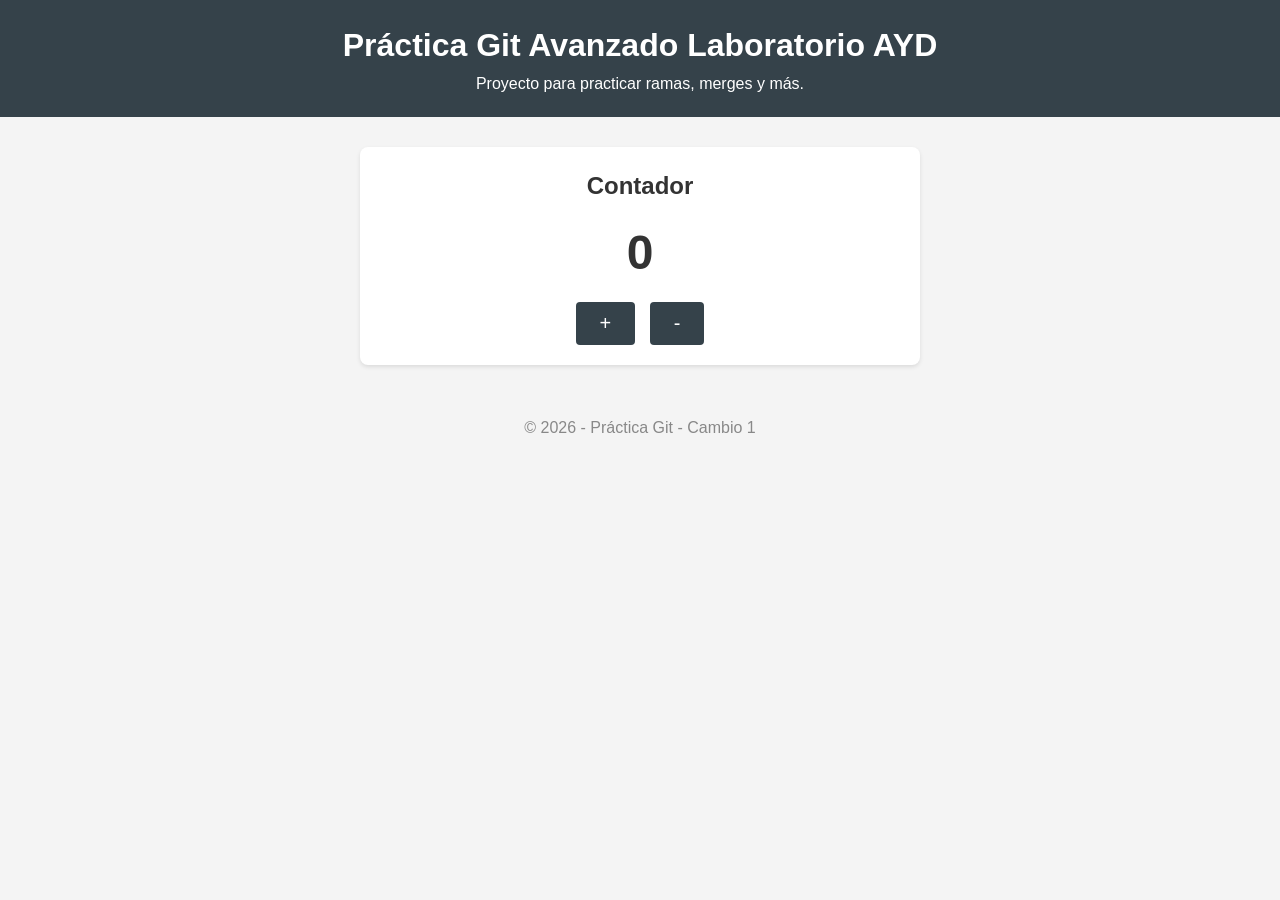
<file: src/index.html>
<!DOCTYPE html>
<html lang="es">

<head>
  <meta charset="UTF-8">
  <meta name="viewport" content="width=device-width, initial-scale=1.0">
  <title>Práctica Git Avanzado</title>
  <link rel="stylesheet" href="css/style.css">
</head>

<body>
  <header>
    <h1>Práctica Git Avanzado Laboratorio AYD</h1>
    <p>Proyecto para practicar ramas, merges y más.</p>
  </header>

  <main>
    <section id="contador">
      <h2>Contador</h2>
      <p id="valor">0</p>
      <button id="btn-incrementar">+</button>
      <button id="btn-decrementar">-</button>
    </section>
  </main>

  <footer>
    <p>&copy; 2026 - Práctica Git - Cambio 1</p>
  </footer>

  <script src="js/app.js"></script>
</body>

</html>
</file>
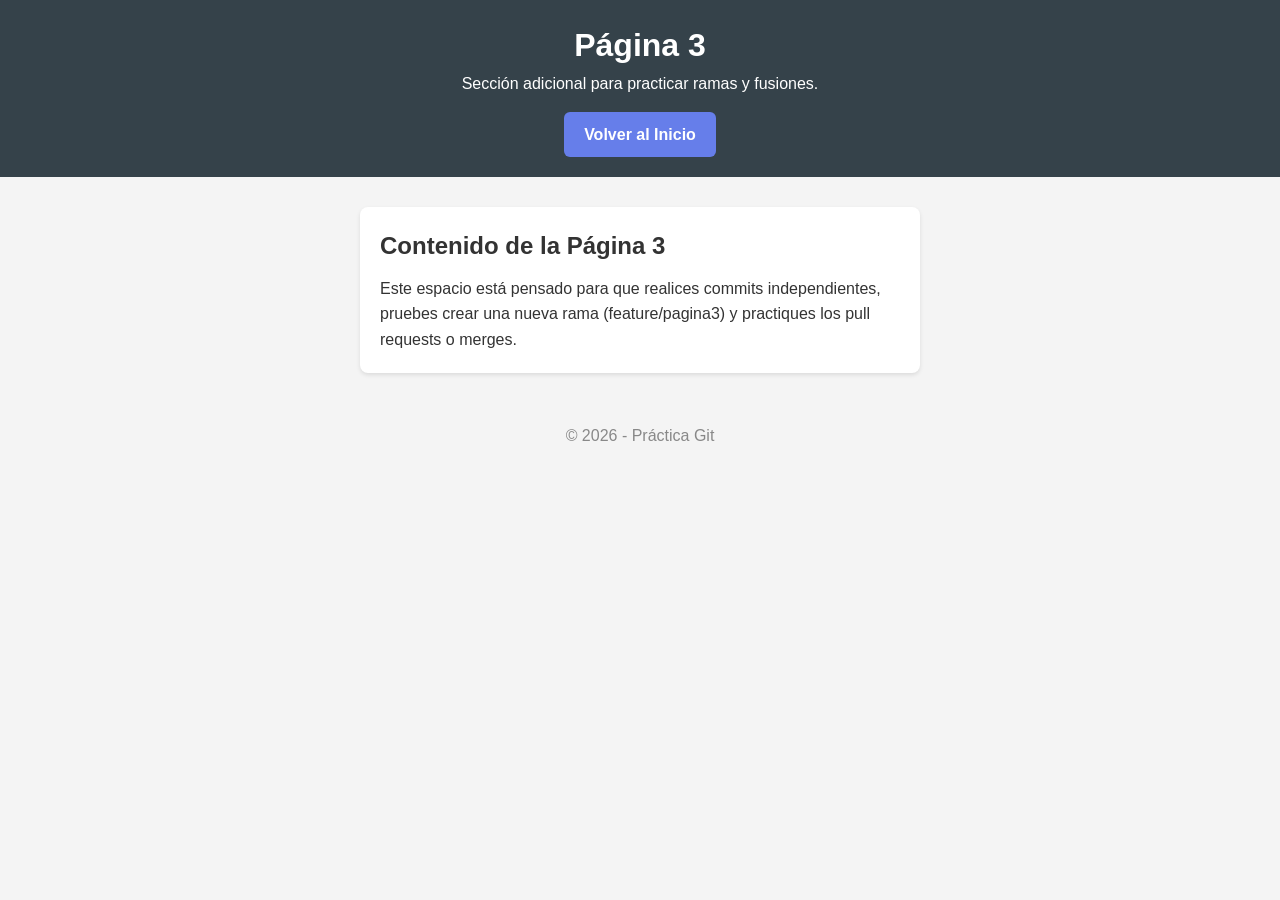
<file: src/index3.html>
<!DOCTYPE html>
<html lang="es">

<head>
  <meta charset="UTF-8">
  <meta name="viewport" content="width=device-width, initial-scale=1.0">
  <title>Página 3 - Práctica Git Avanzado</title>
  <link rel="stylesheet" href="css/style.css">
</head>

<body>
  <header>
    <h1>Página 3</h1>
    <p>Sección adicional para practicar ramas y fusiones.</p>
    <a href="index.html" style="display: inline-block; margin-top: 15px; padding: 10px 20px; background-color: #667eea; color: white; border-radius: 6px; text-decoration: none; font-weight: bold; transition: background-color 0.3s;">Volver al Inicio</a>
  </header>

  <main>
    <section>
      <h2>Contenido de la Página 3</h2>
      <p>Este espacio está pensado para que realices commits independientes, pruebes crear una nueva rama (feature/pagina3) y practiques los pull requests o merges.</p>
    </section>
  </main>

  <footer>
    <p>&copy; 2026 - Práctica Git</p>
  </footer>

</body>

</html>
</file>
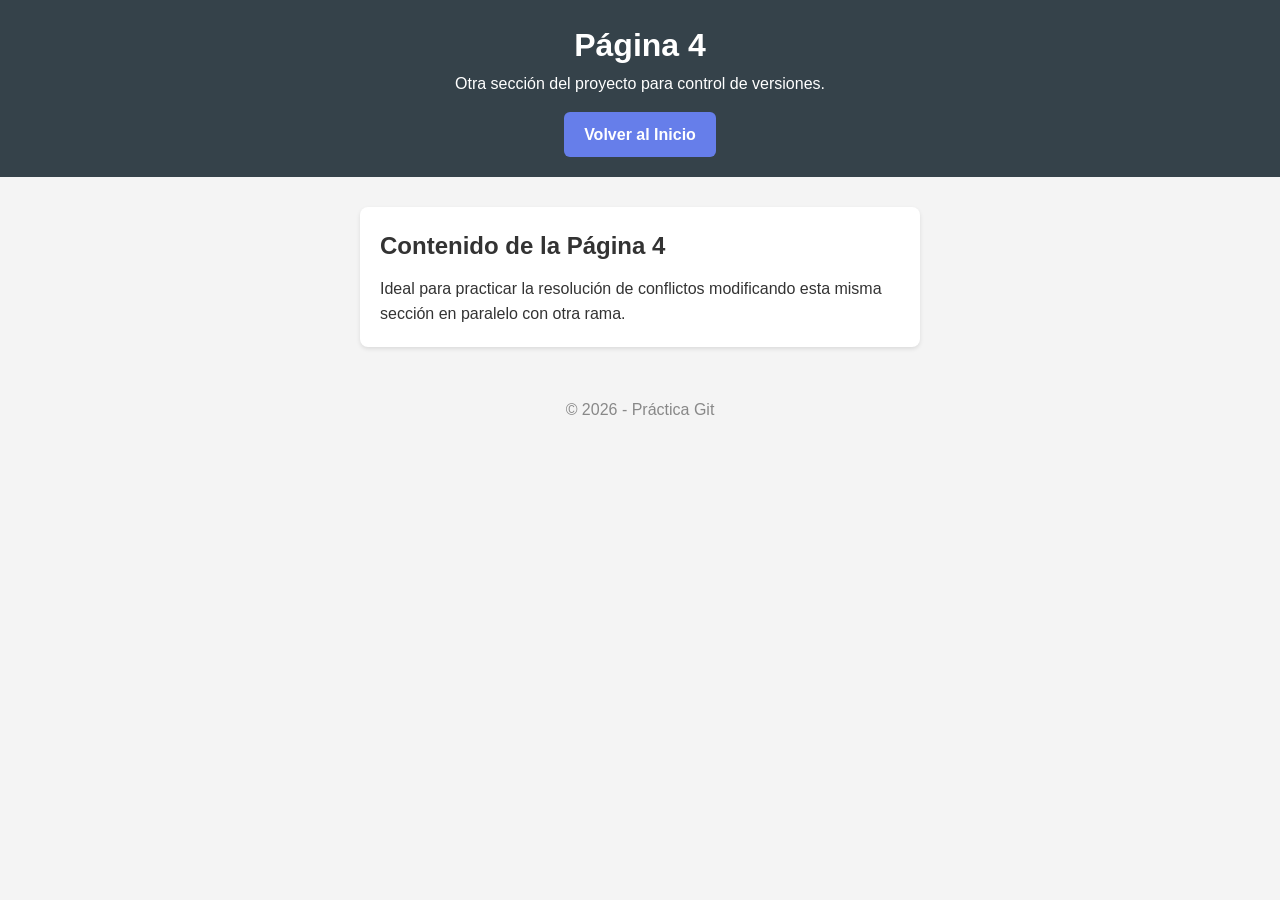
<file: src/index4.html>
<!DOCTYPE html>
<html lang="es">

<head>
  <meta charset="UTF-8">
  <meta name="viewport" content="width=device-width, initial-scale=1.0">
  <title>Página 4 - Práctica Git Avanzado</title>
  <link rel="stylesheet" href="css/style.css">
</head>

<body>
  <header>
    <h1>Página 4</h1>
    <p>Otra sección del proyecto para control de versiones.</p>
    <a href="index.html" style="display: inline-block; margin-top: 15px; padding: 10px 20px; background-color: #667eea; color: white; border-radius: 6px; text-decoration: none; font-weight: bold; transition: background-color 0.3s;">Volver al Inicio</a>
  </header>

  <main>
    <section>
      <h2>Contenido de la Página 4</h2>
      <p>Ideal para practicar la resolución de conflictos modificando esta misma sección en paralelo con otra rama.</p>
    </section>
  </main>

  <footer>
    <p>&copy; 2026 - Práctica Git</p>
  </footer>

</body>

</html>
</file>
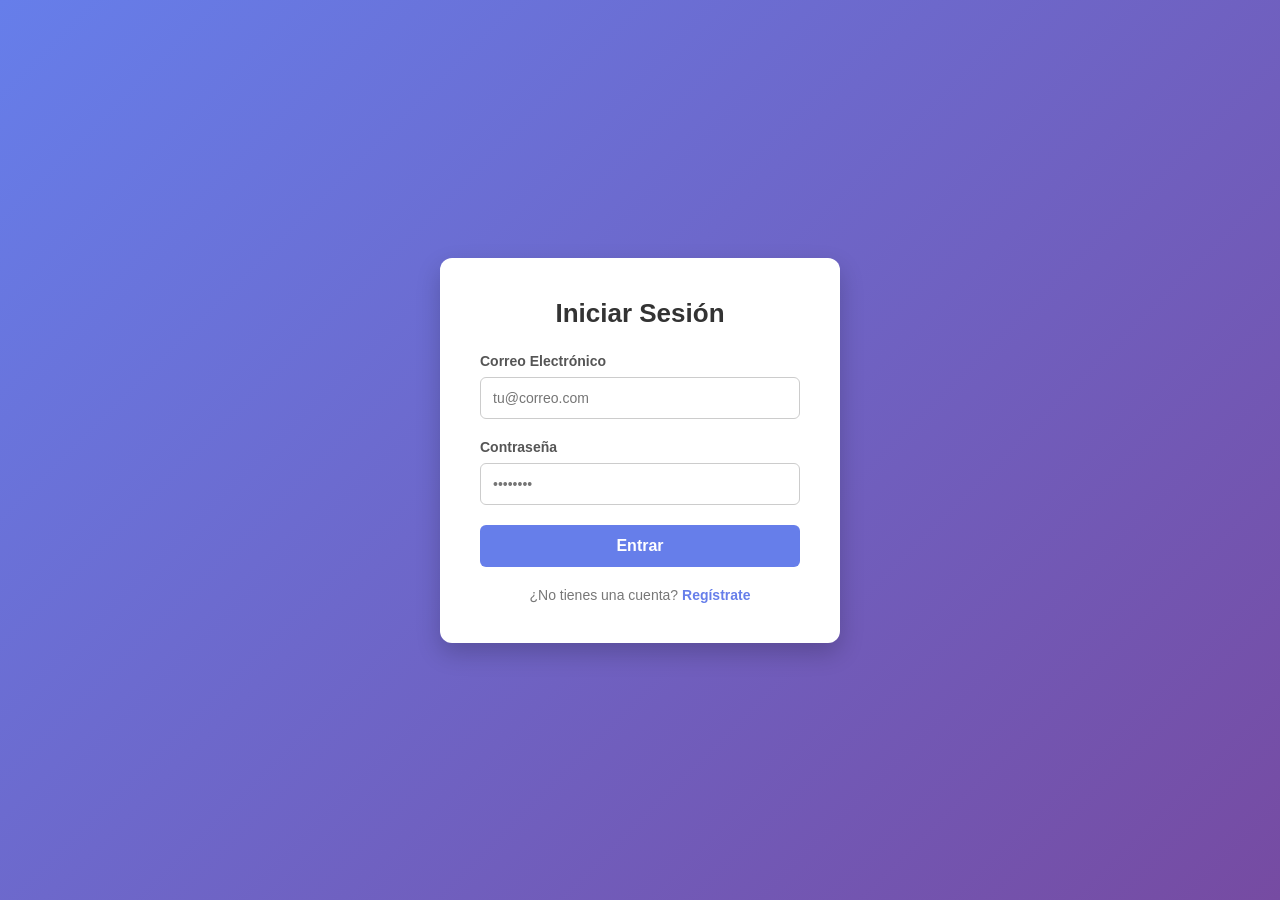
<file: src/login.html>
<!DOCTYPE html>
<html lang="es">
<head>
    <meta charset="UTF-8">
    <meta name="viewport" content="width=device-width, initial-scale=1.0">
    <title>Iniciar Sesión</title>
    <style>
        * {
            box-sizing: border-box;
            margin: 0;
            padding: 0;
            font-family: 'Segoe UI', Tahoma, Geneva, Verdana, sans-serif;
        }

        body {
            background: linear-gradient(135deg, #667eea 0%, #764ba2 100%);
            height: 100vh;
            display: flex;
            justify-content: center;
            align-items: center;
        }

        .login-container {
            background-color: #ffffff;
            padding: 40px;
            border-radius: 12px;
            box-shadow: 0 10px 25px rgba(0, 0, 0, 0.2);
            width: 100%;
            max-width: 400px;
        }

        .login-container h2 {
            margin-bottom: 24px;
            color: #333333;
            text-align: center;
            font-size: 26px;
        }

        .input-group {
            margin-bottom: 20px;
        }

        .input-group label {
            display: block;
            margin-bottom: 8px;
            color: #555555;
            font-size: 14px;
            font-weight: 600;
        }

        .input-group input {
            width: 100%;
            padding: 12px;
            border: 1px solid #cccccc;
            border-radius: 6px;
            font-size: 14px;
            transition: border-color 0.3s ease;
        }

        .input-group input:focus {
            outline: none;
            border-color: #667eea;
            box-shadow: 0 0 5px rgba(102, 126, 234, 0.3);
        }

        .btn-submit {
            width: 100%;
            padding: 12px;
            background-color: #667eea;
            border: none;
            border-radius: 6px;
            color: white;
            font-size: 16px;
            font-weight: bold;
            cursor: pointer;
            transition: background-color 0.3s ease;
        }

        .btn-submit:hover {
            background-color: #5a6fd6;
        }

        .login-footer {
            margin-top: 20px;
            text-align: center;
            font-size: 14px;
            color: #777777;
        }

        .login-footer a {
            color: #667eea;
            text-decoration: none;
            font-weight: 600;
        }

        .login-footer a:hover {
            text-decoration: underline;
        }
    </style>
</head>
<body>

    <div class="login-container">
        <h2>Iniciar Sesión</h2>
        <form action="#" method="POST">
            <div class="input-group">
                <label for="email">Correo Electrónico</label>
                <input type="email" id="email" name="email" required placeholder="tu@correo.com">
            </div>
            <div class="input-group">
                <label for="password">Contraseña</label>
                <input type="password" id="password" name="password" required placeholder="••••••••">
            </div>
            <button type="submit" class="btn-submit">Entrar</button>
        </form>
        <div class="login-footer">
            <p>¿No tienes una cuenta? <a href="#">Regístrate</a></p>
        </div>
    </div>

</body>
</html>
</file>
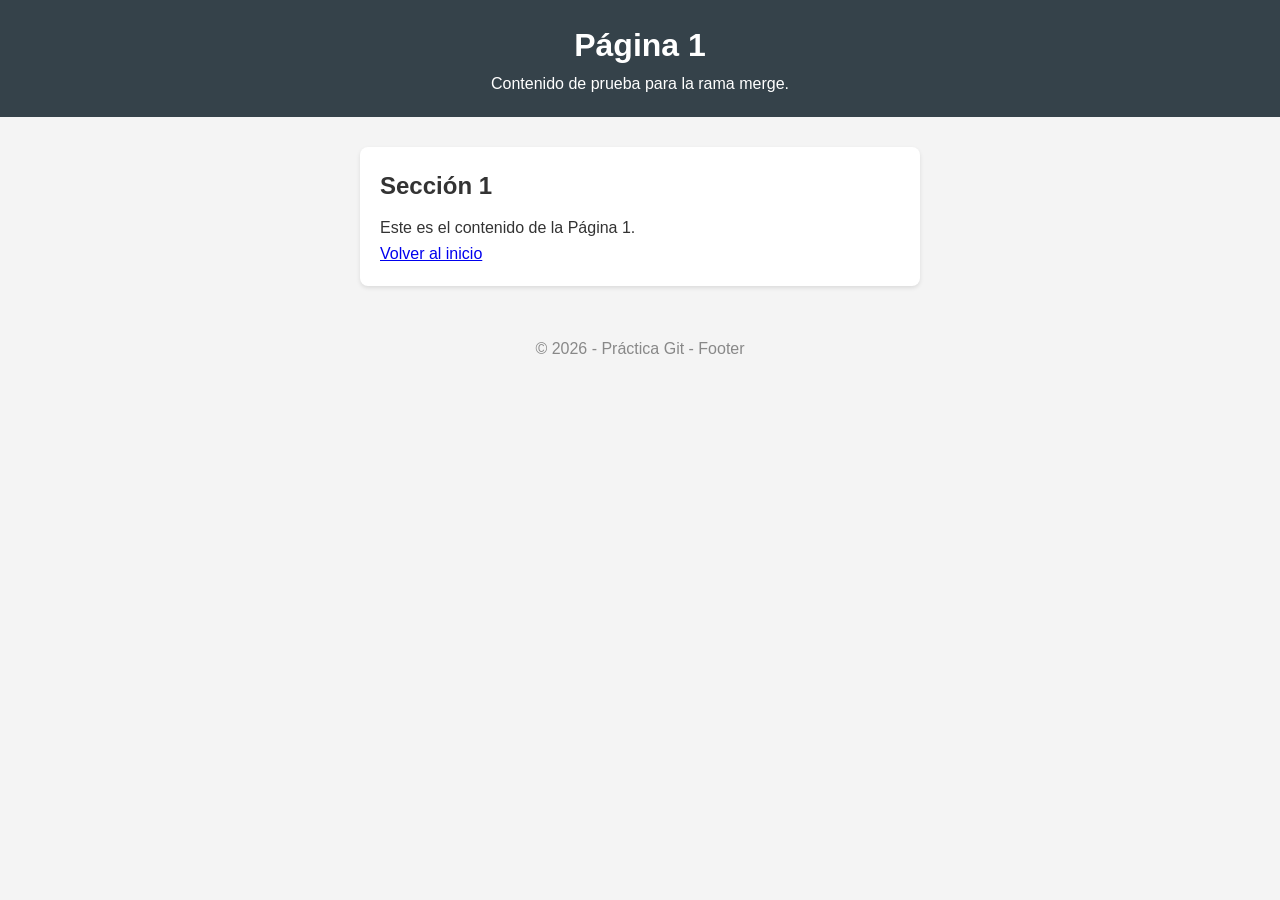
<file: src/pagina1.html>
<!DOCTYPE html>
<html lang="es">

<head>
  <meta charset="UTF-8">
  <meta name="viewport" content="width=device-width, initial-scale=1.0">
  <title>Página 1 - Práctica Git Laboratorio AYD</title>
  <link rel="stylesheet" href="css/style.css">
</head>

<body>
  <header>
    <h1>Página 1</h1>
    <p>Contenido de prueba para la rama merge.</p>
  </header>

  <main>
    <section>
      <h2>Sección 1</h2>
      <p>Este es el contenido de la Página 1.</p>
      <a href="index.html">Volver al inicio</a>
    </section>
  </main>

  <footer>
    <p>&copy; 2026 - Práctica Git - Footer</p>
  </footer>
</body>

</html>
</file>
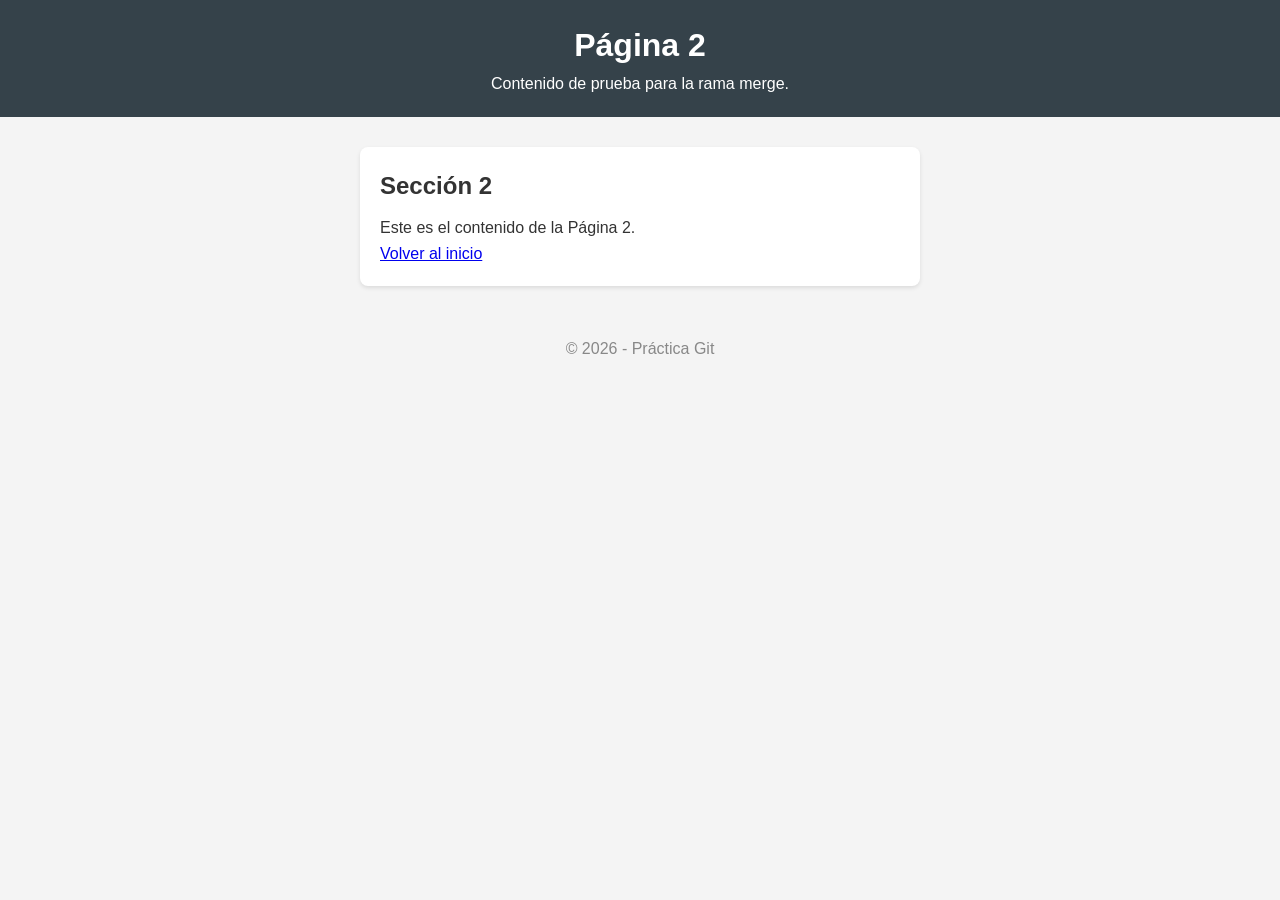
<file: src/pagina2.html>
<!DOCTYPE html>
<html lang="es">

<head>
  <meta charset="UTF-8">
  <meta name="viewport" content="width=device-width, initial-scale=1.0">
  <title>Página 2 - Práctica Git Lab</title>
  <link rel="stylesheet" href="css/style.css">
</head>

<body>
  <header>
    <h1>Página 2</h1>
    <p>Contenido de prueba para la rama merge.</p>
  </header>

  <main>
    <section>
      <h2>Sección 2</h2>
      <p>Este es el contenido de la Página 2.</p>
      <a href="index.html">Volver al inicio</a>
    </section>
  </main>

  <footer>
    <p>&copy; 2026 - Práctica Git</p>
  </footer>
</body>

</html>
</file>
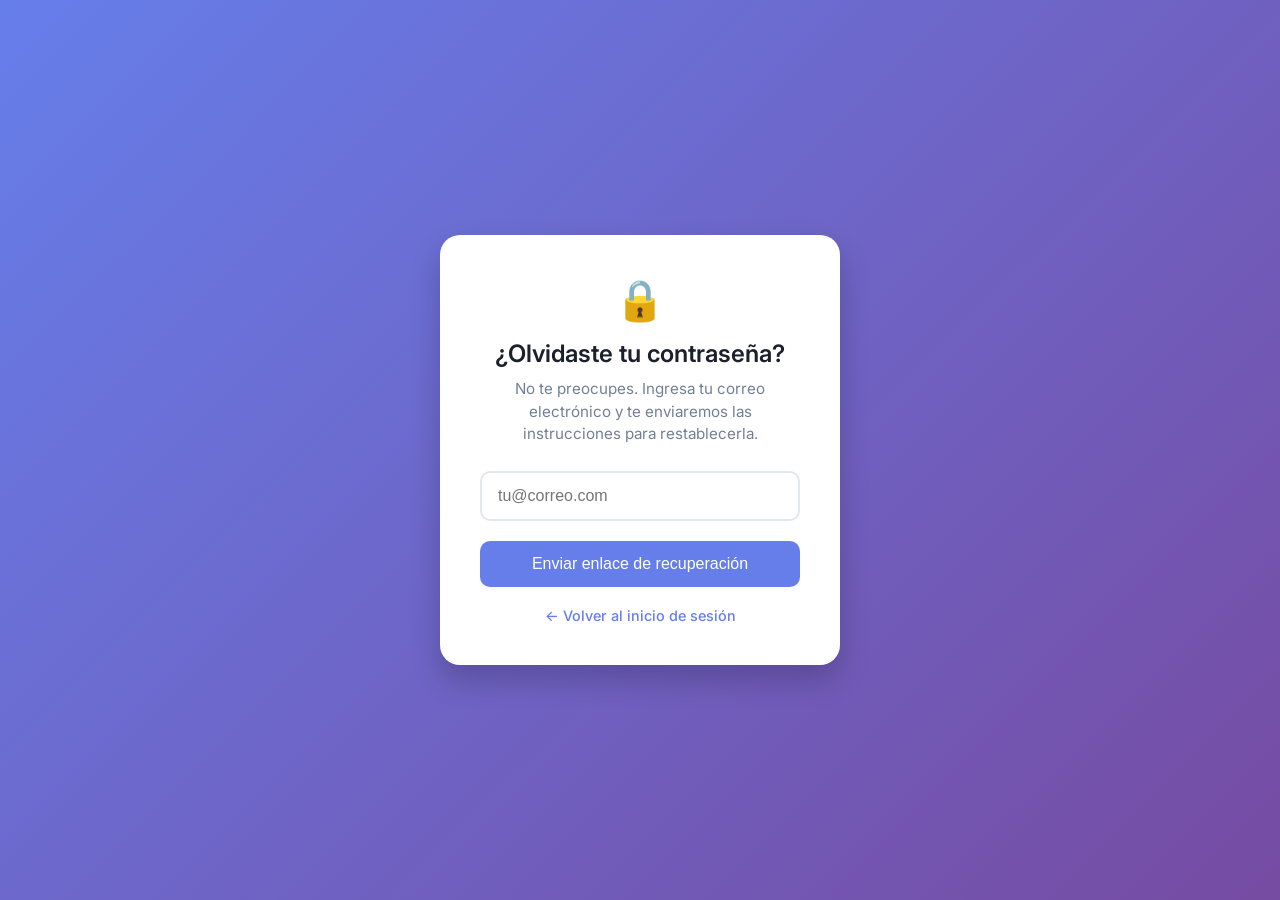
<file: src/recuperar_contrasenia.html>
<!DOCTYPE html>
<html lang="es">
<head>
    <meta charset="UTF-8">
    <meta name="viewport" content="width=device-width, initial-scale=1.0">
    <title>Recuperar Contraseña</title>
    <link href="https://fonts.googleapis.com/css2?family=Inter:wght@400;500;600&display=swap" rel="stylesheet">
    
    <style>
       * {
            box-sizing: border-box;
            margin: 0;
            padding: 0;
        }

        body {
            font-family: 'Inter', sans-serif;
        
            background: linear-gradient(135deg, #667eea 0%, #764ba2 100%);
            height: 100vh;
            display: flex;
            justify-content: center;
            align-items: center;
            color: #333;
        }

        /* Tarjeta principal */
        .container {
            background: white;
            padding: 40px;
            border-radius: 20px;
            box-shadow: 0 15px 30px rgba(0,0,0,0.2);
            width: 100%;
            max-width: 400px;
            text-align: center;
            margin: 20px;
            transition: all 0.3s ease;
        }

        /* Títulos y textos */
        h2 {
            margin-bottom: 10px;
            color: #1a202c;
            font-weight: 600;
        }

        p {
            color: #718096;
            font-size: 0.95rem;
            margin-bottom: 25px;
            line-height: 1.5;
        }

        /* Icono de candado  */
        .icon {
            font-size: 40px;
            margin-bottom: 15px;
        }

        /* Estilos del campo de texto */
        input {
            width: 100%;
            padding: 14px 16px;
            border: 2px solid #e2e8f0;
            border-radius: 10px;
            margin-bottom: 20px;
            font-size: 1rem;
            transition: border-color 0.3s, box-shadow 0.3s;
            outline: none;
        }

        input:focus {
            border-color: #667eea;
            box-shadow: 0 0 0 3px rgba(102, 126, 234, 0.2);
        }

        /* Botón principal */
        button {
            width: 100%;
            padding: 14px;
            background-color: #667eea;
            color: white;
            border: none;
            border-radius: 10px;
            font-size: 1rem;
            font-weight: 500;
            cursor: pointer;
            transition: background-color 0.3s, transform 0.1s;
        }

        button:hover {
            background-color: #5a67d8;
        }

        button:active {
            transform: scale(0.98);
        }

        /* Enlace de regreso */
        a {
            display: inline-block;
            margin-top: 20px;
            color: #667eea;
            text-decoration: none;
            font-size: 0.9rem;
            font-weight: 500;
            transition: color 0.3s;
        }

        a:hover {
            color: #4c51bf;
            text-decoration: underline;
        }

        /* Estilos para la vista de éxito  */
        #success-section {
            display: none;
        }

        #success-section .icon {
            font-size: 50px;
        }

        #success-section button {
            background-color: #48bb78;
            margin-top: 10px;
        }

        #success-section button:hover {
            background-color: #38a169;
        }
    </style>
</head>
<body>

    <div class="container">
        <div id="form-section">
            <div class="icon">🔒</div>
            <h2>¿Olvidaste tu contraseña?</h2>
            <p>No te preocupes. Ingresa tu correo electrónico y te enviaremos las instrucciones para restablecerla.</p>
            
            <form id="recovery-form">
                <input type="email" placeholder="tu@correo.com" required>
                <button type="submit">Enviar enlace de recuperación</button>
            </form>
            
            <a href="#">← Volver al inicio de sesión</a>
        </div>

        <div id="success-section">
            <div class="icon"></div>
            <h2>¡Correo enviado!</h2>
            <p>Hemos enviado un enlace de recuperación a tu correo electrónico. Por favor, revisa tu bandeja de entrada o la carpeta de spam.</p>
            <button onclick="location.reload()">Volver a intentar</button>
        </div>
    </div>

    <script>
        document.getElementById('recovery-form').addEventListener('submit', function(event) {
            event.preventDefault();
            document.getElementById('form-section').style.display = 'none';
            document.getElementById('success-section').style.display = 'block';
        });
    </script>

</body>
</html>
</file>
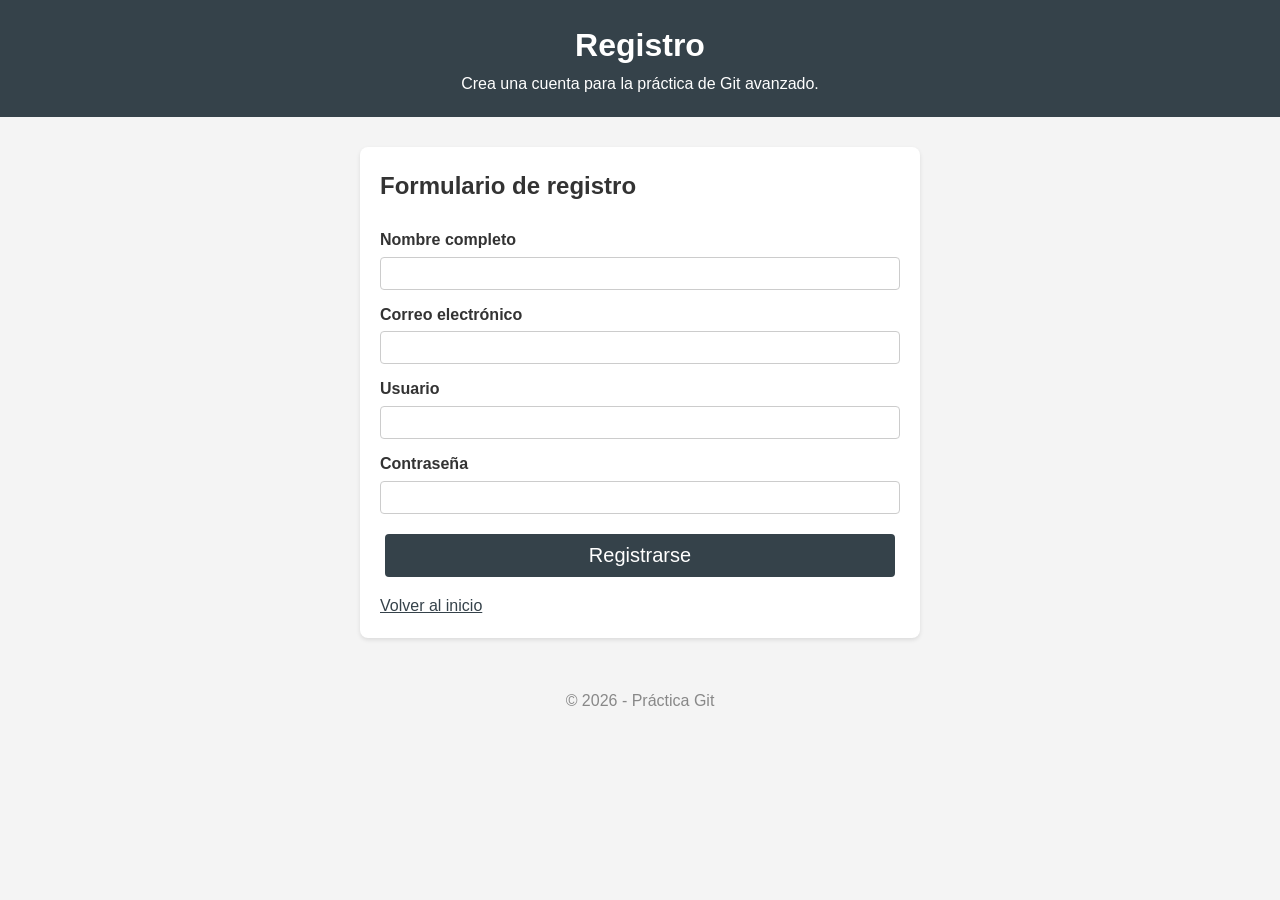
<file: src/registro.html>
<!DOCTYPE html>
<html lang="es">

<head>
  <meta charset="UTF-8">
  <meta name="viewport" content="width=device-width, initial-scale=1.0">
  <title>Registro - Práctica Git</title>
  <link rel="stylesheet" href="css/style.css">
</head>

<body>
  <header>
    <h1>Registro</h1>
    <p>Crea una cuenta para la práctica de Git avanzado.</p>
  </header>

  <main>
    <section id="registro">
      <h2>Formulario de registro</h2>
      <form id="form-registro">
        <label for="nombre">Nombre completo</label>
        <input type="text" id="nombre" name="nombre" required>

        <label for="correo">Correo electrónico</label>
        <input type="email" id="correo" name="correo" required>

        <label for="usuario">Usuario</label>
        <input type="text" id="usuario" name="usuario" required>

        <label for="password">Contraseña</label>
        <input type="password" id="password" name="password" required>

        <button type="submit">Registrarse</button>
      </form>
      <a href="index.html">Volver al inicio</a>
    </section>
  </main>

  <footer>
    <p>&copy; 2026 - Práctica Git</p>
  </footer>
</body>

</html>
</file>
<file: src/css/style.css>
* {
  margin: 0;
  padding: 0;
  box-sizing: border-box;
}

body {
  font-family: Arial, sans-serif;
  background-color: #f4f4f4;
  color: #333;
  line-height: 1.6;
}

header {
  background-color: #35424a;
  color: #fff;
  text-align: center;
  padding: 20px;
}

main {
  max-width: 600px;
  margin: 30px auto;
  padding: 0 20px;
}

section {
  background: #fff;
  border-radius: 8px;
  padding: 20px;
  margin-bottom: 20px;
  box-shadow: 0 2px 4px rgba(0, 0, 0, 0.1);
}

h2 {
  margin-bottom: 10px;
}

#valor {
  font-size: 48px;
  font-weight: bold;
  text-align: center;
  margin: 10px 0;
}

button {
  padding: 10px 24px;
  font-size: 20px;
  border: none;
  border-radius: 4px;
  cursor: pointer;
  background-color: #35424a;
  color: #fff;
  margin: 0 5px;
}

button:hover {
  background-color: #4a5b65;
}

#contador {
  text-align: center;
}

footer {
  text-align: center;
  padding: 20px;
  color: #888;
}

#registro form {
  display: flex;
  flex-direction: column;
}

#registro label {
  margin-top: 12px;
  font-weight: bold;
}

#registro input {
  margin-top: 4px;
  padding: 8px;
  border: 1px solid #ccc;
  border-radius: 4px;
}

#registro button {
  margin-top: 20px;
}

#registro a {
  display: inline-block;
  margin-top: 16px;
  color: #35424a;
}
</file>
